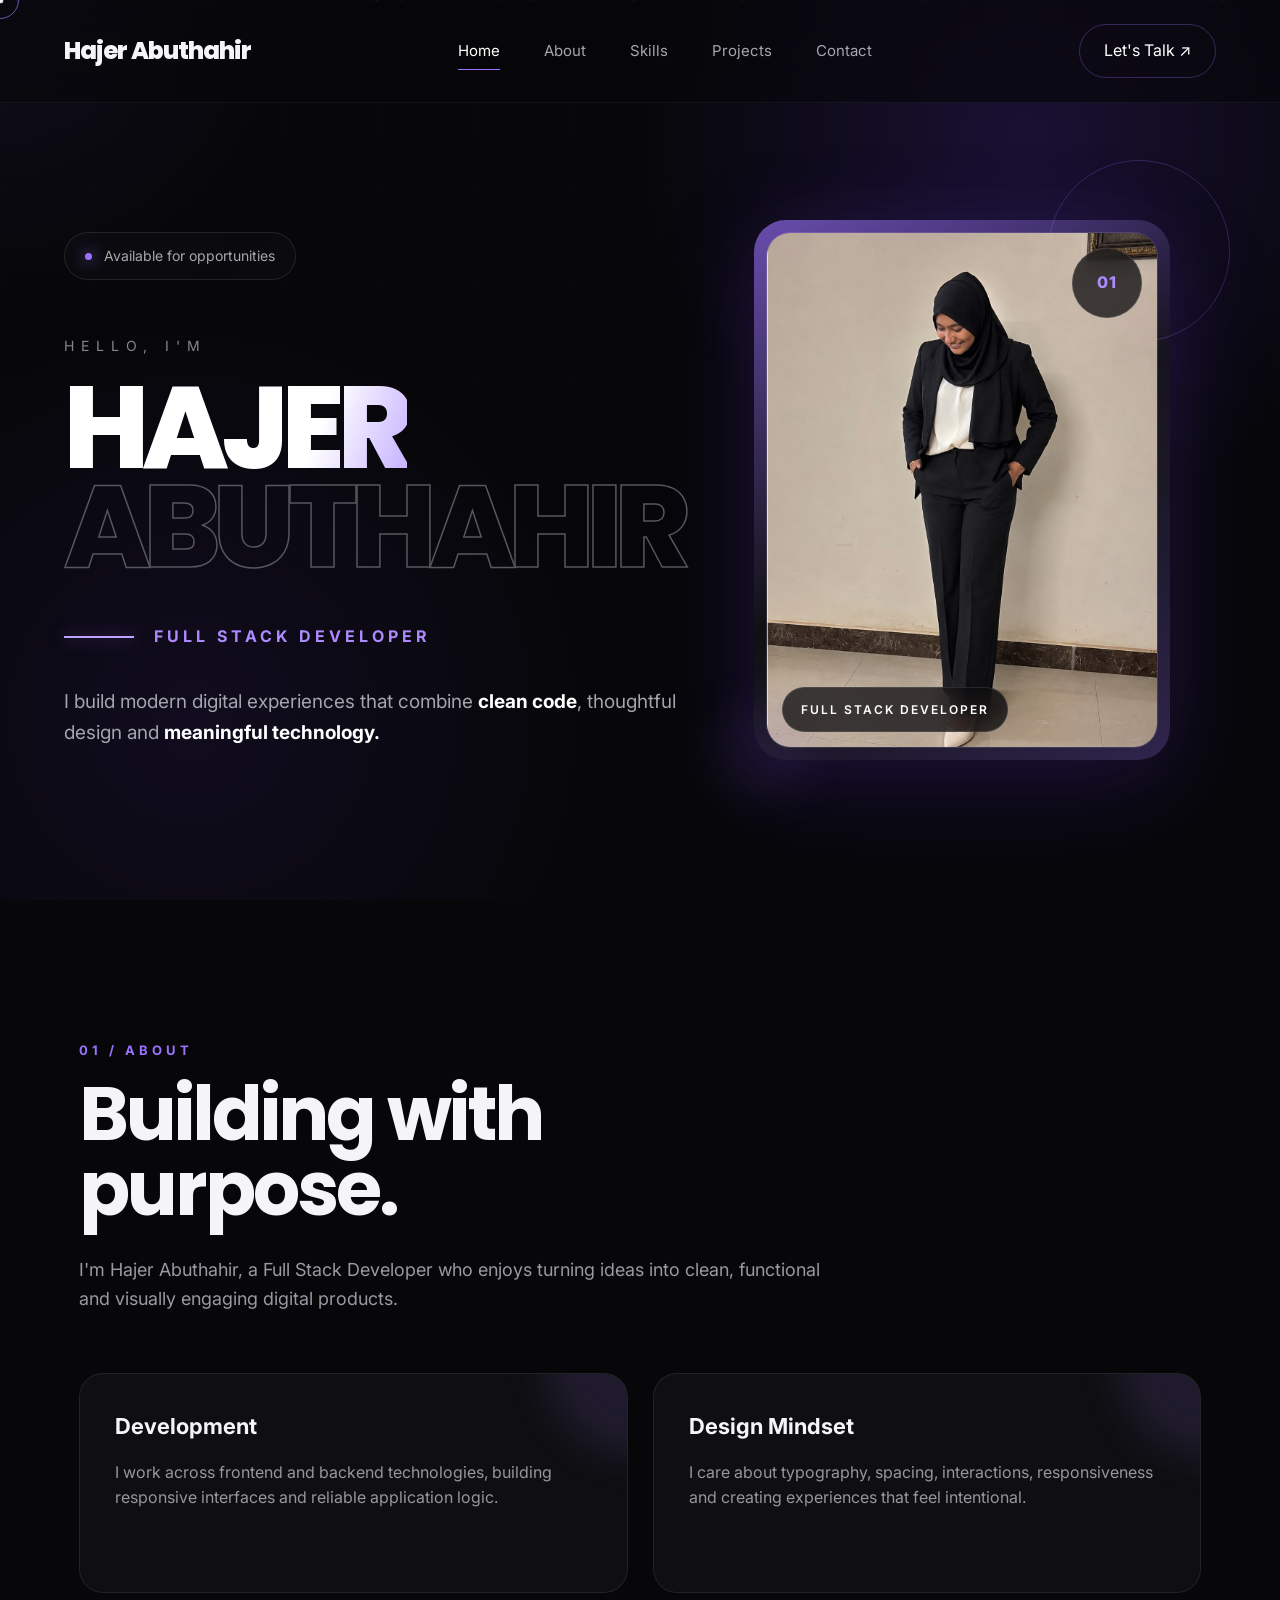
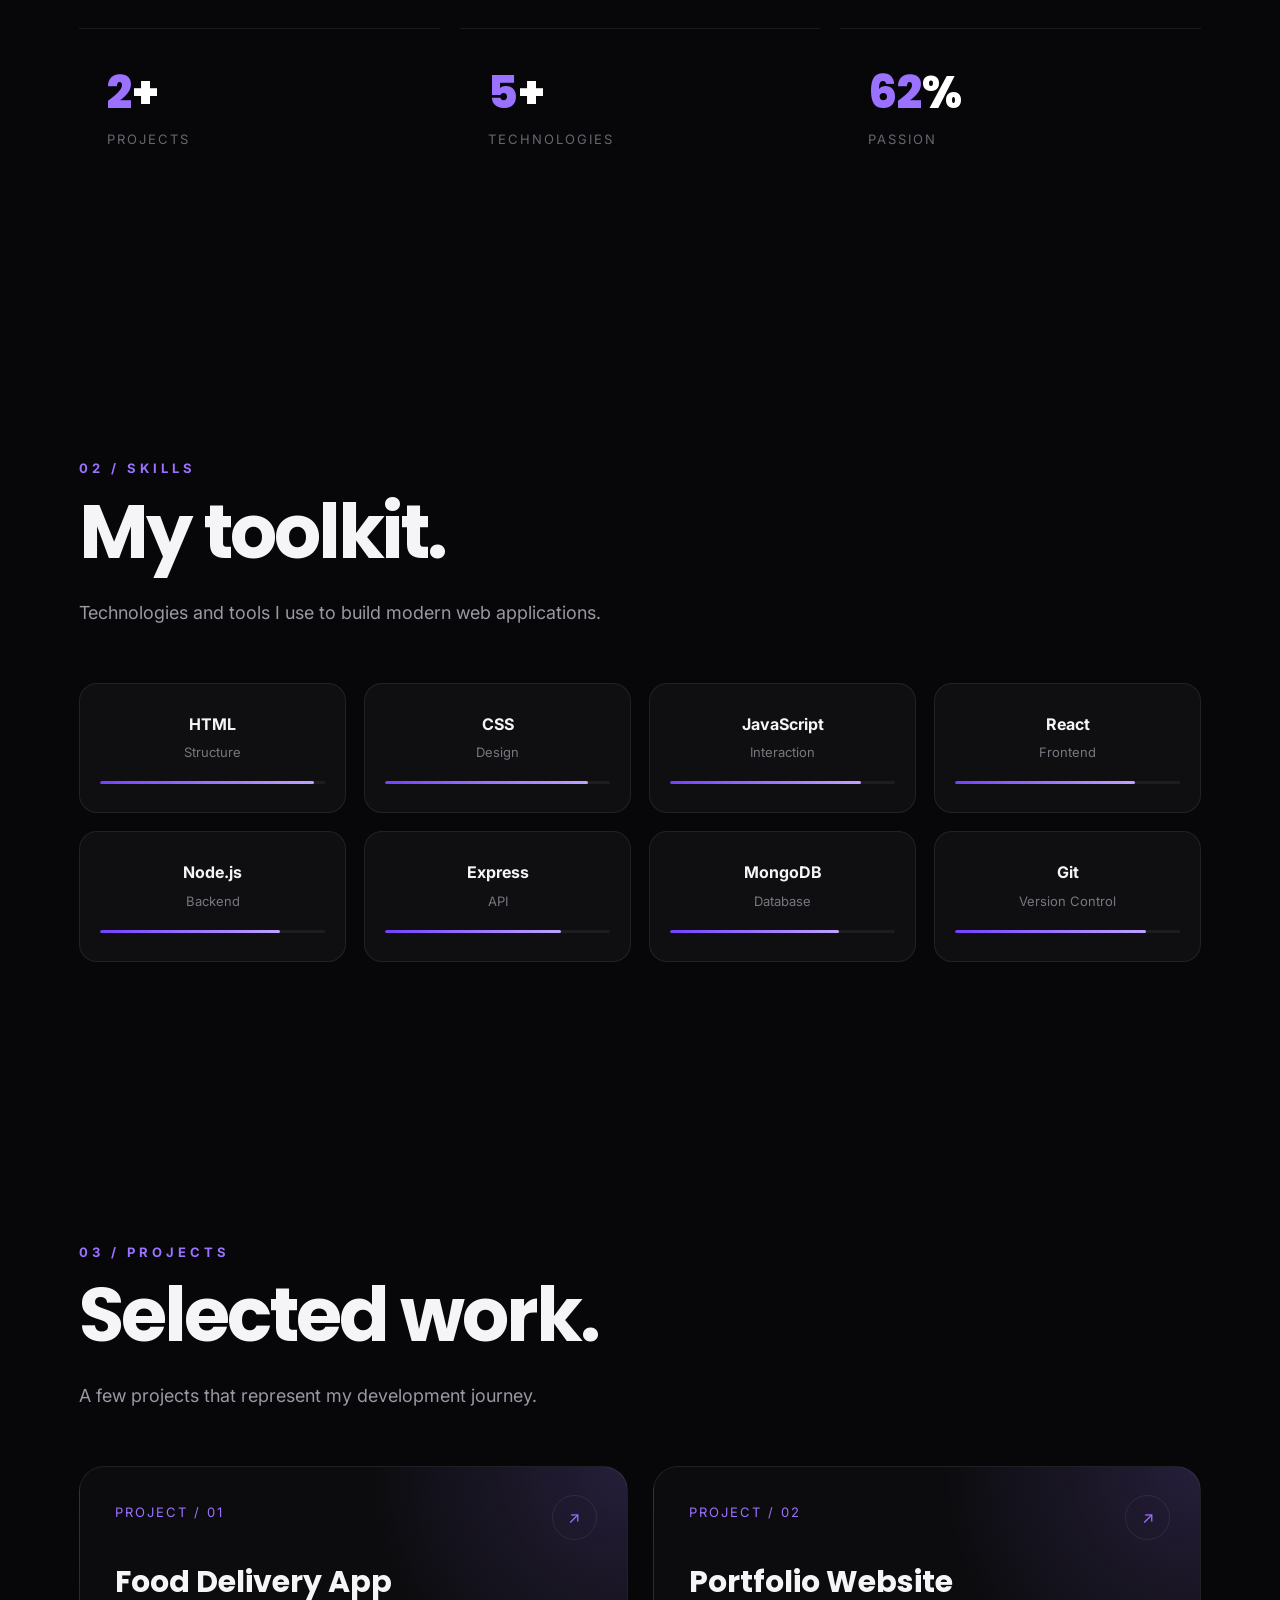
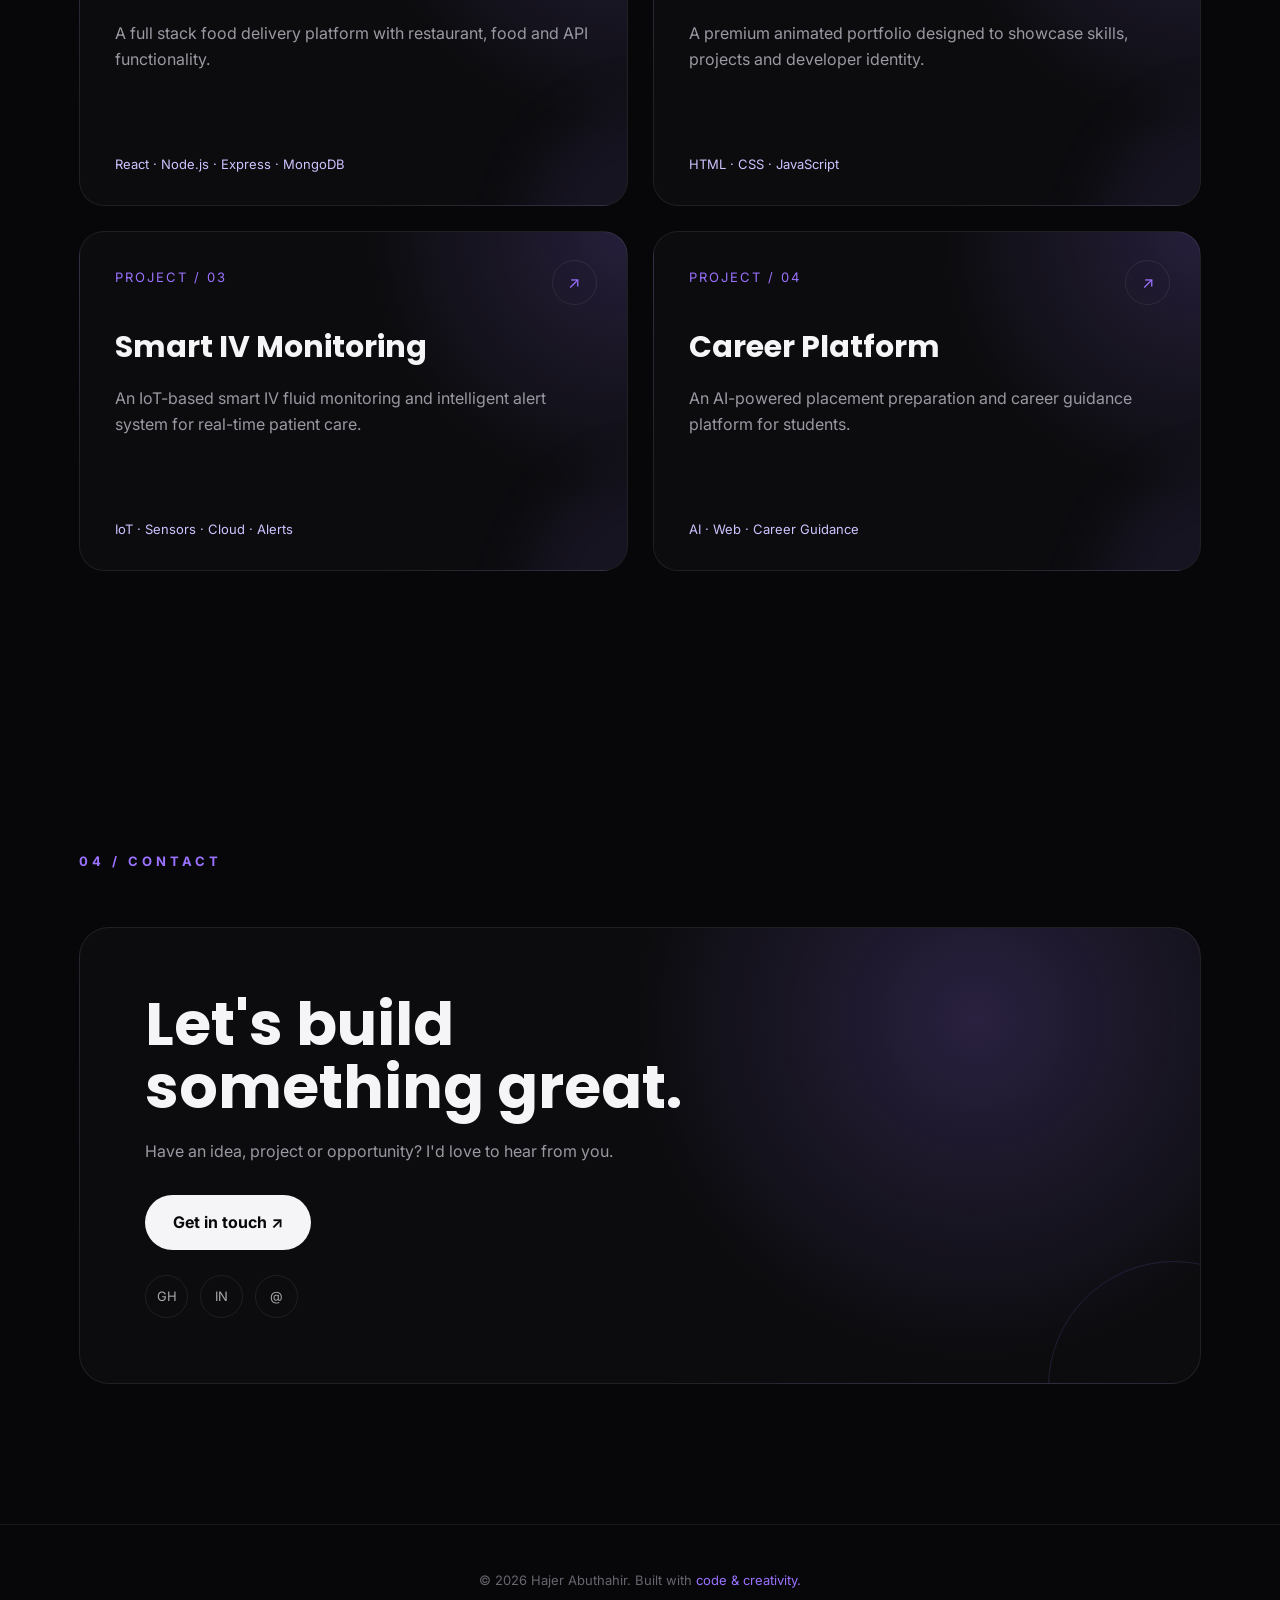
<file: index.html>
<!DOCTYPE html>
<html lang="en">

<head>
    <meta charset="UTF-8">
    <meta name="viewport" content="width=device-width, initial-scale=1.0">

    <title>Hajer Abuthahir | Full Stack Developer</title>

    <meta name="description"
        content="Hajer Abuthahir — Full Stack Developer building modern, scalable and meaningful digital experiences.">

    <meta name="author" content="Hajer Abuthahir">

    <link rel="preconnect" href="https://fonts.googleapis.com">
    <link rel="preconnect" href="https://fonts.gstatic.com" crossorigin>

    <link
        href="https://fonts.googleapis.com/css2?family=Inter:wght@300;400;500;600;700;800&family=Poppins:wght@400;500;600;700;800&display=swap"
        rel="stylesheet">

    <style>
        /* =========================================================
           HAJER ABUTHAHIR — PREMIUM PORTFOLIO
           ========================================================= */

        :root {
            --bg: #07070a;
            --bg-soft: #0d0d12;
            --white: #f5f5f7;
            --muted: #9999a3;
            --muted-dark: #66666f;
            --purple: #9b72ff;
            --purple-light: #bda2ff;
            --border: rgba(255, 255, 255, 0.08);
            --glass: rgba(255, 255, 255, 0.035);
        }

        /* =========================================================
           RESET
           ========================================================= */

        * {
            margin: 0;
            padding: 0;
            box-sizing: border-box;
        }

        html {
            scroll-behavior: smooth;
        }

        body {
            font-family: "Inter", sans-serif;
            background: var(--bg);
            color: var(--white);
            overflow-x: hidden;
            line-height: 1.6;
            cursor: none;
        }

        body.loading {
            overflow: hidden;
        }

        a {
            color: inherit;
            text-decoration: none;
        }

        button,
        input,
        textarea {
            font: inherit;
        }

        ::selection {
            background: var(--purple);
            color: white;
        }

        /* =========================================================
           CUSTOM CURSOR
           ========================================================= */

        .cursor-dot {
            position: fixed;
            width: 7px;
            height: 7px;
            background: white;
            border-radius: 50%;
            pointer-events: none;
            z-index: 99999;
            transform: translate(-50%, -50%);
            mix-blend-mode: difference;
        }

        .cursor-ring {
            position: fixed;
            width: 38px;
            height: 38px;
            border: 1px solid rgba(155, 114, 255, 0.7);
            border-radius: 50%;
            pointer-events: none;
            z-index: 99998;
            transform: translate(-50%, -50%);
            transition:
                width 0.25s ease,
                height 0.25s ease,
                border-color 0.25s ease,
                background 0.25s ease;
        }

        body.cursor-hover .cursor-ring {
            width: 65px;
            height: 65px;
            background: rgba(155, 114, 255, 0.08);
            border-color: var(--purple);
        }

        /* =========================================================
           PAGE LOADER
           ========================================================= */

        .loader {
            position: fixed;
            inset: 0;
            z-index: 100000;
            background: var(--bg);
            display: flex;
            align-items: center;
            justify-content: center;
            transition:
                opacity 0.8s ease,
                visibility 0.8s ease;
        }

        .loader.hidden {
            opacity: 0;
            visibility: hidden;
        }

        .loader-content {
            text-align: center;
        }

        .loader-logo {
            font-family: "Poppins", sans-serif;
            font-size: 42px;
            font-weight: 800;
            letter-spacing: -2px;
            animation: loaderPulse 1.4s ease-in-out infinite;
        }

        .loader-logo span {
            color: var(--purple);
        }

        .loader-line {
            width: 160px;
            height: 2px;
            margin: 22px auto 0;
            background: rgba(255, 255, 255, 0.08);
            overflow: hidden;
        }

        .loader-line::after {
            content: "";
            display: block;
            width: 45%;
            height: 100%;
            background: var(--purple);
            animation: loaderLine 1.2s ease-in-out infinite;
        }

        @keyframes loaderPulse {

            0%,
            100% {
                opacity: 0.45;
                transform: scale(0.96);
            }

            50% {
                opacity: 1;
                transform: scale(1);
            }
        }

        @keyframes loaderLine {
            0% {
                transform: translateX(-120%);
            }

            100% {
                transform: translateX(350%);
            }
        }

        /* =========================================================
           SCROLL PROGRESS
           ========================================================= */

        .scroll-progress {
            position: fixed;
            top: 0;
            left: 0;
            width: 0%;
            height: 3px;
            background: linear-gradient(
                90deg,
                #7440ff,
                #bda2ff,
                #7440ff
            );
            z-index: 10001;
            box-shadow: 0 0 15px rgba(155, 114, 255, 0.8);
        }

        /* =========================================================
           BACKGROUND
           ========================================================= */

        body::before {
            content: "";
            position: fixed;
            inset: 0;
            z-index: -3;

            background:
                radial-gradient(
                    circle at 80% 15%,
                    rgba(116, 64, 255, 0.17),
                    transparent 30%
                ),
                radial-gradient(
                    circle at 15% 80%,
                    rgba(87, 48, 180, 0.12),
                    transparent 30%
                ),
                #07070a;
        }

        body::after {
            content: "";
            position: fixed;
            inset: 0;
            z-index: -2;
            pointer-events: none;
            opacity: 0.42;

            background-image:
                linear-gradient(
                    rgba(255, 255, 255, 0.035) 1px,
                    transparent 1px
                ),
                linear-gradient(
                    90deg,
                    rgba(255, 255, 255, 0.035) 1px,
                    transparent 1px
                );

            background-size: 95px 95px;

            mask-image: linear-gradient(
                to bottom,
                black,
                transparent 90%
            );
        }

        .ambient-glow {
            position: fixed;
            width: 400px;
            height: 400px;
            border-radius: 50%;
            background: rgba(155, 114, 255, 0.06);
            filter: blur(100px);
            pointer-events: none;
            z-index: -1;
            transform: translate(-50%, -50%);
        }

        /* =========================================================
           PARTICLES
           ========================================================= */

        .particles {
            position: fixed;
            inset: 0;
            z-index: -1;
            pointer-events: none;
            overflow: hidden;
        }

        .particle {
            position: absolute;
            width: 2px;
            height: 2px;
            background: rgba(189, 162, 255, 0.55);
            border-radius: 50%;
            animation: floatParticle linear infinite;
        }

        @keyframes floatParticle {
            0% {
                transform: translateY(110vh) scale(0.5);
                opacity: 0;
            }

            15% {
                opacity: 0.8;
            }

            85% {
                opacity: 0.5;
            }

            100% {
                transform: translateY(-10vh) scale(1);
                opacity: 0;
            }
        }

        /* =========================================================
           NAVBAR
           ========================================================= */

        header {
            position: fixed;
            top: 0;
            left: 0;
            width: 100%;
            z-index: 1000;

            padding: 24px 5%;

            background: rgba(7, 7, 10, 0.62);
            backdrop-filter: blur(20px);

            border-bottom: 1px solid rgba(255, 255, 255, 0.05);

            transition:
                padding 0.35s ease,
                background 0.35s ease;
        }

        header.scrolled {
            padding-top: 15px;
            padding-bottom: 15px;
            background: rgba(7, 7, 10, 0.86);
        }

        nav {
            max-width: 1450px;
            margin: auto;

            display: flex;
            align-items: center;
            justify-content: space-between;
        }

        .logo {
            font-family: "Poppins", sans-serif;
            font-size: 24px;
            font-weight: 800;
            letter-spacing: -1px;
            transition: transform 0.3s ease;
        }

        .logo:hover {
            transform: scale(1.05);
        }

        .logo span {
            color: var(--purple);
        }

        .nav-links {
            display: flex;
            align-items: center;
            gap: 44px;
        }

        .nav-links a {
            position: relative;

            color: #a6a6ad;
            font-size: 15px;

            transition: color 0.3s ease;
        }

        .nav-links a::after {
            content: "";

            position: absolute;
            left: 0;
            bottom: -7px;

            width: 0;
            height: 1px;

            background: var(--purple);

            transition: width 0.3s ease;
        }

        .nav-links a:hover,
        .nav-links a.active {
            color: white;
        }

        .nav-links a:hover::after,
        .nav-links a.active::after {
            width: 100%;
        }

        .talk-btn {
            position: relative;

            padding: 13px 24px;

            border: 1px solid rgba(155, 114, 255, 0.3);
            border-radius: 40px;

            color: white !important;

            overflow: hidden;

            transition:
                transform 0.3s ease,
                border-color 0.3s ease;
        }

        .talk-btn::before {
            content: "";

            position: absolute;
            inset: 0;

            background: linear-gradient(
                100deg,
                transparent,
                rgba(155, 114, 255, 0.35),
                transparent
            );

            transform: translateX(-120%);
            transition: transform 0.6s ease;
        }

        .talk-btn:hover::before {
            transform: translateX(120%);
        }

        .talk-btn:hover {
            border-color: var(--purple);
            transform: translateY(-3px);
        }

        /* =========================================================
           MOBILE MENU
           ========================================================= */

        .menu-toggle {
            display: none;

            width: 44px;
            height: 44px;

            border: 1px solid var(--border);
            border-radius: 50%;

            background: var(--glass);
            color: white;

            cursor: pointer;
        }

        .mobile-menu {
            position: fixed;
            inset: 0;
            z-index: 999;

            display: flex;
            align-items: center;
            justify-content: center;

            background: rgba(7, 7, 10, 0.96);
            backdrop-filter: blur(20px);

            opacity: 0;
            visibility: hidden;

            transition: 0.4s ease;
        }

        .mobile-menu.open {
            opacity: 1;
            visibility: visible;
        }

        .mobile-menu-links {
            display: flex;
            flex-direction: column;
            align-items: center;
            gap: 28px;
        }

        .mobile-menu-links a {
            font-family: "Poppins", sans-serif;
            font-size: 36px;
            font-weight: 700;

            opacity: 0;
            transform: translateY(20px);

            transition:
                opacity 0.4s ease,
                transform 0.4s ease;
        }

        .mobile-menu.open .mobile-menu-links a {
            opacity: 1;
            transform: translateY(0);
        }

        /* =========================================================
           HERO
           ========================================================= */

        .hero {
            min-height: 100vh;
            max-width: 1450px;
            margin: auto;

            padding: 170px 5% 90px;

            display: grid;
            grid-template-columns: 1.1fr 0.9fr;

            align-items: center;
            gap: 70px;
        }

        .hero-left > * {
            opacity: 0;
            transform: translateY(35px);
            animation: heroReveal 0.9s ease forwards;
        }

        .hero-left .availability {
            animation-delay: 0.2s;
        }

        .hero-left .hello {
            animation-delay: 0.35s;
        }

        .hero-left .hero-name {
            animation-delay: 0.5s;
        }

        .hero-left .role {
            animation-delay: 0.65s;
        }

        .hero-left .hero-description {
            animation-delay: 0.8s;
        }

        @keyframes heroReveal {
            to {
                opacity: 1;
                transform: translateY(0);
            }
        }

        .availability {
            display: inline-flex;
            align-items: center;
            gap: 12px;

            padding: 12px 20px;

            border: 1px solid rgba(255, 255, 255, 0.1);
            border-radius: 40px;

            color: #a7a7ae;
            font-size: 14px;

            margin-bottom: 55px;

            background: rgba(255, 255, 255, 0.02);
            backdrop-filter: blur(10px);
        }

        .availability::before {
            content: "";

            width: 7px;
            height: 7px;

            background: var(--purple);
            border-radius: 50%;

            box-shadow: 0 0 15px var(--purple);

            animation: statusPulse 1.8s ease-in-out infinite;
        }

        @keyframes statusPulse {

            0%,
            100% {
                box-shadow: 0 0 5px var(--purple);
            }

            50% {
                box-shadow:
                    0 0 25px var(--purple),
                    0 0 45px rgba(155, 114, 255, 0.35);
            }
        }

        .hello {
            color: #85858d;
            letter-spacing: 7px;
            font-size: 14px;
            margin-bottom: 20px;
        }

        .hero-name {
            font-family: "Poppins", sans-serif;

            font-size: clamp(70px, 9vw, 145px);

            line-height: 0.86;

            letter-spacing: -7px;

            font-weight: 800;
        }

        .hero-name .solid {
            color: var(--white);

            background: linear-gradient(
                110deg,
                #ffffff 0%,
                #ffffff 35%,
                #bca4ff 50%,
                #ffffff 65%,
                #ffffff 100%
            );

            background-size: 220% auto;

            -webkit-background-clip: text;
            background-clip: text;
            -webkit-text-fill-color: transparent;

            animation: textShimmer 5s linear infinite;
        }

        @keyframes textShimmer {
            to {
                background-position: 220% center;
            }
        }

        .hero-name .outline {
            color: transparent;
            -webkit-text-stroke: 1.5px #57575f;

            transition:
                color 0.4s ease,
                -webkit-text-stroke 0.4s ease;
        }

        .hero-name:hover .outline {
            color: rgba(155, 114, 255, 0.08);
            -webkit-text-stroke-color: var(--purple);
        }

        .role {
            margin-top: 48px;

            display: flex;
            align-items: center;
            gap: 20px;

            color: #ae8aff;

            font-weight: 700;
            letter-spacing: 4px;
            font-size: 16px;
        }

        .role::before {
            content: "";

            width: 70px;
            height: 2px;

            background: var(--purple-light);

            box-shadow: 0 0 15px rgba(155, 114, 255, 0.6);
        }

        .typing {
            display: inline-block;
            min-width: 260px;
        }

        .hero-description {
            max-width: 680px;

            margin-top: 38px;

            font-size: 19px;

            color: #a5a5ad;
        }

        .hero-description strong {
            color: white;
        }

        /* =========================================================
           HERO PHOTO
           ========================================================= */

        .hero-right {
            display: flex;
            justify-content: center;
            align-items: center;

            opacity: 0;
            transform: translateX(50px);

            animation: photoReveal 1s ease 0.5s forwards;
        }

        @keyframes photoReveal {
            to {
                opacity: 1;
                transform: translateX(0);
            }
        }

        .photo-wrapper {
            position: relative;

            width: min(100%, 440px);

            perspective: 1000px;
        }

        .photo-wrapper::before {
            content: "";

            position: absolute;

            width: 180px;
            height: 180px;

            top: -60px;
            right: -60px;

            border-radius: 50%;

            border: 1px solid rgba(155, 114, 255, 0.25);

            animation: orbit 8s linear infinite;
        }

        .photo-wrapper::after {
            content: "";

            position: absolute;

            width: 100px;
            height: 100px;

            bottom: -40px;
            left: -40px;

            border-radius: 50%;

            background: rgba(155, 114, 255, 0.08);

            filter: blur(20px);

            animation: floatingGlow 4s ease-in-out infinite;
        }

        @keyframes orbit {
            to {
                transform: rotate(360deg);
            }
        }

        @keyframes floatingGlow {

            0%,
            100% {
                transform: translateY(0);
            }

            50% {
                transform: translateY(-20px);
            }
        }

        .photo-card {
            position: relative;

            width: 100%;
            height: 540px;

            padding: 12px;

            border-radius: 32px;

            background:
                linear-gradient(
                    145deg,
                    rgba(155, 114, 255, 0.65),
                    rgba(255, 255, 255, 0.04),
                    rgba(155, 114, 255, 0.28)
                );

            box-shadow:
                0 30px 100px rgba(70, 35, 150, 0.25),
                0 0 80px rgba(155, 114, 255, 0.08);

            overflow: hidden;

            transition:
                transform 0.15s ease,
                box-shadow 0.4s ease;
        }

        .photo-card:hover {
            box-shadow:
                0 40px 120px rgba(70, 35, 150, 0.4),
                0 0 90px rgba(155, 114, 255, 0.16);
        }

        .photo-card::before {
            content: "";

            position: absolute;
            inset: 0;

            background:
                linear-gradient(
                    120deg,
                    transparent 30%,
                    rgba(255, 255, 255, 0.16),
                    transparent 70%
                );

            transform: translateX(-120%);

            transition: transform 0.8s ease;

            pointer-events: none;

            z-index: 2;
        }

        .photo-card:hover::before {
            transform: translateX(120%);
        }

        .profile-photo {
            width: 100%;
            height: 100%;

            object-fit: cover;

            display: block;

            border-radius: 24px;

            border: 1px solid rgba(255, 255, 255, 0.12);

            filter: saturate(0.95);

            transition:
                transform 0.7s ease,
                filter 0.5s ease;
        }

        .photo-card:hover .profile-photo {
            transform: scale(1.04);
            filter: saturate(1.08);
        }

        .photo-label {
            position: absolute;

            left: 28px;
            bottom: 28px;

            padding: 12px 18px;

            border-radius: 30px;

            background: rgba(7, 7, 10, 0.72);
            backdrop-filter: blur(15px);

            border: 1px solid rgba(255, 255, 255, 0.1);

            color: white;

            font-size: 12px;
            letter-spacing: 2px;
            font-weight: 600;

            z-index: 3;
        }

        .photo-number {
            position: absolute;

            right: 28px;
            top: 28px;

            width: 70px;
            height: 70px;

            display: flex;
            align-items: center;
            justify-content: center;

            border-radius: 50%;

            background: rgba(7, 7, 10, 0.72);
            backdrop-filter: blur(15px);

            border: 1px solid rgba(255, 255, 255, 0.1);

            color: #ae8aff;

            font-weight: 800;
            letter-spacing: 1px;

            z-index: 3;
        }

        /* =========================================================
           SCROLL REVEAL
           ========================================================= */

        .reveal {
            opacity: 0;
            transform: translateY(55px);

            transition:
                opacity 0.8s ease,
                transform 0.8s cubic-bezier(0.2, 0.7, 0.2, 1);
        }

        .reveal.visible {
            opacity: 1;
            transform: translateY(0);
        }

        .reveal-left {
            opacity: 0;
            transform: translateX(-50px);

            transition:
                opacity 0.8s ease,
                transform 0.8s ease;
        }

        .reveal-left.visible {
            opacity: 1;
            transform: translateX(0);
        }

        /* =========================================================
           SECTIONS
           ========================================================= */

        section {
            max-width: 1250px;
            margin: auto;
            padding: 140px 5%;
        }

        .section-label {
            color: var(--purple);

            font-size: 13px;
            font-weight: 700;

            letter-spacing: 4px;

            margin-bottom: 15px;
        }

        .section-title {
            font-family: "Poppins", sans-serif;

            font-size: clamp(40px, 6vw, 75px);

            line-height: 1;

            margin-bottom: 30px;

            letter-spacing: -3px;
        }

        .section-text {
            max-width: 750px;

            color: var(--muted);

            font-size: 18px;
        }

        /* =========================================================
           ABOUT
           ========================================================= */

        .about-grid {
            margin-top: 60px;

            display: grid;
            grid-template-columns: 1fr 1fr;

            gap: 25px;
        }

        .about-card {
            position: relative;

            padding: 35px;
            min-height: 220px;

            border: 1px solid var(--border);
            border-radius: 24px;

            background: var(--glass);

            overflow: hidden;

            transition:
                transform 0.4s ease,
                border-color 0.4s ease,
                background 0.4s ease;
        }

        .about-card::before {
            content: "";

            position: absolute;

            width: 180px;
            height: 180px;

            top: -100px;
            right: -100px;

            background: rgba(155, 114, 255, 0.12);

            border-radius: 50%;

            filter: blur(20px);

            transition: transform 0.5s ease;
        }

        .about-card:hover {
            transform: translateY(-10px);

            border-color: rgba(155, 114, 255, 0.4);

            background: rgba(155, 114, 255, 0.045);
        }

        .about-card:hover::before {
            transform: scale(1.8);
        }

        .about-card h3 {
            position: relative;

            font-size: 22px;

            margin-bottom: 15px;
        }

        .about-card p {
            position: relative;

            color: #96969e;
        }

        /* =========================================================
           STATS
           ========================================================= */

        .stats {
            display: grid;

            grid-template-columns: repeat(3, 1fr);

            gap: 20px;

            margin-top: 35px;
        }

        .stat {
            padding: 28px;

            border-top: 1px solid var(--border);

            transition: transform 0.3s ease;
        }

        .stat:hover {
            transform: translateY(-5px);
        }

        .stat-number {
            font-family: "Poppins", sans-serif;

            font-size: 45px;
            font-weight: 800;

            color: white;
        }

        .stat-number span {
            color: var(--purple);
        }

        .stat p {
            color: var(--muted-dark);

            font-size: 13px;

            letter-spacing: 2px;
        }

        /* =========================================================
           SKILLS
           ========================================================= */

        .skills-grid {
            margin-top: 55px;

            display: grid;
            grid-template-columns: repeat(4, 1fr);

            gap: 18px;
        }

        .skill {
            position: relative;

            padding: 28px 20px;

            text-align: center;

            border: 1px solid var(--border);
            border-radius: 18px;

            background: var(--glass);

            transition:
                transform 0.35s ease,
                border-color 0.35s ease,
                background 0.35s ease;

            overflow: hidden;
        }

        .skill::before {
            content: "";

            position: absolute;

            left: -100%;
            bottom: 0;

            width: 100%;
            height: 2px;

            background: linear-gradient(
                90deg,
                transparent,
                var(--purple),
                transparent
            );

            transition: left 0.5s ease;
        }

        .skill:hover {
            background: rgba(155, 114, 255, 0.08);

            border-color: var(--purple);

            transform: translateY(-8px) scale(1.02);
        }

        .skill:hover::before {
            left: 100%;
        }

        .skill h3 {
            font-size: 16px;
        }

        .skill p {
            color: #777780;

            font-size: 13px;

            margin-top: 5px;
        }

        .skill-level {
            width: 100%;
            height: 3px;

            margin-top: 18px;

            border-radius: 10px;

            background: rgba(255, 255, 255, 0.06);

            overflow: hidden;
        }

        .skill-level span {
            display: block;

            height: 100%;

            width: 0;

            background: linear-gradient(
                90deg,
                #7440ff,
                #bda2ff
            );

            border-radius: inherit;

            transition: width 1.4s cubic-bezier(0.2, 0.8, 0.2, 1);
        }

        .skills-grid.visible .skill:nth-child(1) .skill-level span {
            width: 95%;
        }

        .skills-grid.visible .skill:nth-child(2) .skill-level span {
            width: 90%;
        }

        .skills-grid.visible .skill:nth-child(3) .skill-level span {
            width: 85%;
        }

        .skills-grid.visible .skill:nth-child(4) .skill-level span {
            width: 80%;
        }

        .skills-grid.visible .skill:nth-child(5) .skill-level span {
            width: 80%;
        }

        .skills-grid.visible .skill:nth-child(6) .skill-level span {
            width: 78%;
        }

        .skills-grid.visible .skill:nth-child(7) .skill-level span {
            width: 75%;
        }

        .skills-grid.visible .skill:nth-child(8) .skill-level span {
            width: 85%;
        }

        /* =========================================================
           PROJECTS
           ========================================================= */

        .projects {
            display: grid;

            grid-template-columns: repeat(2, 1fr);

            gap: 25px;

            margin-top: 55px;
        }

        .project {
            position: relative;

            min-height: 340px;

            padding: 35px;

            border-radius: 25px;

            overflow: hidden;

            border: 1px solid var(--border);

            background:
                radial-gradient(
                    circle at top right,
                    rgba(155, 114, 255, 0.18),
                    transparent 40%
                ),
                rgba(255, 255, 255, 0.025);

            transition:
                transform 0.15s ease,
                border-color 0.35s ease,
                box-shadow 0.35s ease;
        }

        .project::after {
            content: "";

            position: absolute;

            width: 250px;
            height: 250px;

            right: -150px;
            bottom: -150px;

            border-radius: 50%;

            background: rgba(155, 114, 255, 0.08);

            filter: blur(30px);

            transition: transform 0.5s ease;
        }

        .project:hover {
            border-color: rgba(155, 114, 255, 0.45);

            box-shadow:
                0 30px 80px rgba(50, 25, 120, 0.18);
        }

        .project:hover::after {
            transform: scale(1.5);
        }

        .project-number {
            position: relative;
            z-index: 2;

            color: var(--purple);

            font-size: 13px;

            letter-spacing: 2px;
        }

        .project h3 {
            position: relative;
            z-index: 2;

            font-family: "Poppins", sans-serif;

            font-size: 30px;

            margin: 35px 0 15px;
        }

        .project p {
            position: relative;
            z-index: 2;

            color: #9999a2;

            max-width: 500px;
        }

        .project-tech {
            position: absolute;

            bottom: 30px;
            left: 35px;

            color: #d0c3ff;

            font-size: 13px;

            z-index: 2;
        }

        .project-arrow {
            position: absolute;

            right: 30px;
            top: 28px;

            width: 45px;
            height: 45px;

            border-radius: 50%;

            display: flex;
            align-items: center;
            justify-content: center;

            border: 1px solid var(--border);

            color: var(--purple);

            transition:
                transform 0.35s ease,
                background 0.35s ease;
        }

        .project:hover .project-arrow {
            transform: rotate(45deg);

            background: var(--purple);

            color: white;
        }

        /* =========================================================
           CONTACT
           ========================================================= */

        .contact-box {
            position: relative;

            margin-top: 55px;

            padding: 65px;

            border-radius: 30px;

            border: 1px solid var(--border);

            background:
                radial-gradient(
                    circle at 80% 20%,
                    rgba(155, 114, 255, 0.2),
                    transparent 35%
                ),
                rgba(255, 255, 255, 0.025);

            overflow: hidden;
        }

        .contact-box::before {
            content: "";

            position: absolute;

            width: 250px;
            height: 250px;

            right: -100px;
            bottom: -130px;

            border-radius: 50%;

            border: 1px solid rgba(155, 114, 255, 0.15);

            animation: orbit 12s linear infinite;
        }

        .contact-box h3 {
            position: relative;

            font-family: "Poppins", sans-serif;

            font-size: clamp(35px, 5vw, 60px);

            line-height: 1.05;

            margin-bottom: 20px;
        }

        .contact-box p {
            position: relative;

            color: #9999a2;

            max-width: 600px;
        }

        .contact-button {
            position: relative;

            display: inline-flex;
            align-items: center;
            gap: 10px;

            margin-top: 30px;

            padding: 15px 28px;

            border-radius: 40px;

            background: var(--white);
            color: #08080a;

            font-weight: 700;

            transition:
                transform 0.3s ease,
                background 0.3s ease,
                color 0.3s ease;
        }

        .contact-button:hover {
            background: var(--purple);

            color: white;

            transform: translateY(-5px) scale(1.03);

            box-shadow:
                0 15px 40px rgba(155, 114, 255, 0.3);
        }

        /* =========================================================
           SOCIAL LINKS
           ========================================================= */

        .social-links {
            position: relative;

            display: flex;

            gap: 12px;

            margin-top: 25px;
        }

        .social-link {
            width: 43px;
            height: 43px;

            display: flex;
            align-items: center;
            justify-content: center;

            border: 1px solid var(--border);

            border-radius: 50%;

            color: #aaa;

            font-size: 13px;

            transition:
                transform 0.3s ease,
                background 0.3s ease,
                color 0.3s ease,
                border-color 0.3s ease;
        }

        .social-link:hover {
            transform: translateY(-5px);

            background: var(--purple);

            color: white;

            border-color: var(--purple);
        }

        /* =========================================================
           FOOTER
           ========================================================= */

        footer {
            padding: 45px 5%;

            border-top: 1px solid rgba(255, 255, 255, 0.07);

            text-align: center;

            color: #66666e;

            font-size: 13px;
        }

        footer span {
            color: var(--purple);
        }

        /* =========================================================
           BACK TO TOP
           ========================================================= */

        .back-top {
            position: fixed;

            right: 25px;
            bottom: 25px;

            width: 48px;
            height: 48px;

            display: flex;
            align-items: center;
            justify-content: center;

            border-radius: 50%;

            border: 1px solid rgba(155, 114, 255, 0.35);

            background: rgba(7, 7, 10, 0.75);

            backdrop-filter: blur(15px);

            color: white;

            opacity: 0;
            visibility: hidden;

            transform: translateY(20px);

            transition: 0.35s ease;

            z-index: 900;
        }

        .back-top.show {
            opacity: 1;
            visibility: visible;
            transform: translateY(0);
        }

        .back-top:hover {
            background: var(--purple);

            transform: translateY(-5px);
        }

        /* =========================================================
           RESPONSIVE
           ========================================================= */

        @media (max-width: 1000px) {

            .nav-links {
                gap: 22px;
            }

            .hero {
                grid-template-columns: 1fr;

                padding-top: 150px;
            }

            .hero-right {
                margin-top: 20px;
            }

            .skills-grid {
                grid-template-columns: repeat(2, 1fr);
            }
        }

        @media (max-width: 700px) {

            body {
                cursor: auto;
            }

            .cursor-dot,
            .cursor-ring {
                display: none;
            }

            header {
                padding: 18px 5%;
            }

            .logo {
                font-size: 20px;
                letter-spacing: -0.5px;
            }

            .nav-links,
            header .talk-btn {
                display: none;
            }

            .menu-toggle {
                display: flex;
                align-items: center;
                justify-content: center;
            }

            .loader-logo {
                font-size: 30px;
            }

            .hero {
                padding: 130px 6% 70px;
            }

            .availability {
                margin-bottom: 45px;
            }

            .hero-name {
                font-size: 65px;
                letter-spacing: -4px;
            }

            .hero-name .outline {
                -webkit-text-stroke: 1px #57575f;
            }

            .role {
                font-size: 13px;
                letter-spacing: 2px;
            }

            .role::before {
                width: 40px;
            }

            .typing {
                min-width: 190px;
            }

            .hero-description {
                font-size: 16px;
            }

            .photo-card {
                height: 430px;
                border-radius: 25px;
            }

            .profile-photo {
                border-radius: 18px;
            }

            .photo-number {
                right: 20px;
                top: 20px;

                width: 58px;
                height: 58px;
            }

            .photo-label {
                left: 20px;
                bottom: 20px;

                font-size: 10px;
            }

            section {
                padding: 90px 6%;
            }

            .section-title {
                letter-spacing: -2px;
            }

            .about-grid,
            .projects {
                grid-template-columns: 1fr;
            }

            .skills-grid {
                grid-template-columns: repeat(2, 1fr);
            }

            .stats {
                grid-template-columns: 1fr;
            }

            .contact-box {
                padding: 35px 25px;
            }

            .project {
                min-height: 330px;
            }
        }

        @media (prefers-reduced-motion: reduce) {

            *,
            *::before,
            *::after {
                animation-duration: 0.01ms !important;
                animation-iteration-count: 1 !important;
                scroll-behavior: auto !important;
                transition-duration: 0.01ms !important;
            }
        }
    </style>
</head>

<body class="loading">

    <!-- =========================================================
         LOADER
         ========================================================= -->

    <div class="loader" id="loader">

        <div class="loader-content">

            <!-- CHANGED H. TO HAJER ABUTHAHIR -->
            <div class="loader-logo">
                Hajer Abuthahir
            </div>

            <div class="loader-line"></div>

        </div>

    </div>

    <!-- SCROLL PROGRESS -->

    <div class="scroll-progress" id="scrollProgress"></div>

    <!-- CURSOR -->

    <div class="cursor-dot" id="cursorDot"></div>
    <div class="cursor-ring" id="cursorRing"></div>

    <!-- AMBIENT GLOW -->

    <div class="ambient-glow" id="ambientGlow"></div>

    <!-- PARTICLES -->

    <div class="particles" id="particles"></div>


    <!-- =========================================================
         NAVBAR
         ========================================================= -->

    <header id="header">

        <nav>

            <!-- CHANGED H. TO HAJER ABUTHAHIR -->
            <a href="#home" class="logo">
                Hajer Abuthahir
            </a>

            <div class="nav-links">

                <a href="#home" class="active">Home</a>

                <a href="#about">About</a>

                <a href="#skills">Skills</a>

                <a href="#projects">Projects</a>

                <a href="#contact">Contact</a>

            </div>

            <a href="#contact" class="talk-btn magnetic">
                Let's Talk ↗
            </a>

            <button class="menu-toggle" id="menuToggle">
                ☰
            </button>

        </nav>

    </header>


    <!-- =========================================================
         MOBILE MENU
         ========================================================= -->

    <div class="mobile-menu" id="mobileMenu">

        <div class="mobile-menu-links">

            <a href="#home">Home</a>

            <a href="#about">About</a>

            <a href="#skills">Skills</a>

            <a href="#projects">Projects</a>

            <a href="#contact">Contact</a>

        </div>

    </div>


    <!-- =========================================================
         MAIN
         ========================================================= -->

    <main id="home">

        <!-- =====================================================
             HERO
             ===================================================== -->

        <div class="hero">

            <div class="hero-left">

                <div class="availability">
                    Available for opportunities
                </div>

                <div class="hello">
                    HELLO, I'M
                </div>

                <h1 class="hero-name">

                    <span class="solid">
                        HAJER
                    </span>

                    <br>

                    <span class="outline">
                        ABUTHAHIR
                    </span>

                </h1>

                <div class="role">

                    <span class="typing" id="typingText">
                        FULL STACK DEVELOPER
                    </span>

                </div>

                <p class="hero-description">

                    I build modern digital experiences that combine
                    <strong>clean code</strong>, thoughtful design and
                    <strong>meaningful technology.</strong>

                </p>

            </div>


            <!-- =================================================
                 PHOTO
                 ================================================= -->

            <div class="hero-right">

                <div class="photo-wrapper">

                    <div class="photo-card" id="photoCard">

                        <img
                            src="photos.jpg"
                            alt="Hajer Abuthahir"
                            class="profile-photo"
                        >

                        <div class="photo-number">
                            01
                        </div>

                        <div class="photo-label">
                            FULL STACK DEVELOPER
                        </div>

                    </div>

                </div>

            </div>

        </div>


        <!-- =====================================================
             ABOUT
             ===================================================== -->

        <section id="about">

            <div class="section-label reveal">
                01 / ABOUT
            </div>

            <h2 class="section-title reveal">
                Building with<br>
                purpose.
            </h2>

            <p class="section-text reveal">

                I'm Hajer Abuthahir, a Full Stack Developer who enjoys
                turning ideas into clean, functional and visually engaging
                digital products.

            </p>

            <div class="about-grid">

                <div class="about-card reveal-left">

                    <h3>
                        Development
                    </h3>

                    <p>

                        I work across frontend and backend technologies,
                        building responsive interfaces and reliable
                        application logic.

                    </p>

                </div>

                <div class="about-card reveal">

                    <h3>
                        Design Mindset
                    </h3>

                    <p>

                        I care about typography, spacing, interactions,
                        responsiveness and creating experiences that feel
                        intentional.

                    </p>

                </div>

            </div>


            <!-- STATS -->

            <div class="stats reveal">

                <div class="stat">

                    <div class="stat-number">
                        <span data-count="4">0</span>+
                    </div>

                    <p>
                        PROJECTS
                    </p>

                </div>

                <div class="stat">

                    <div class="stat-number">
                        <span data-count="8">0</span>+
                    </div>

                    <p>
                        TECHNOLOGIES
                    </p>

                </div>

                <div class="stat">

                    <div class="stat-number">
                        <span data-count="100">0</span>%
                    </div>

                    <p>
                        PASSION
                    </p>

                </div>

            </div>

        </section>


        <!-- =====================================================
             SKILLS
             ===================================================== -->

        <section id="skills">

            <div class="section-label reveal">
                02 / SKILLS
            </div>

            <h2 class="section-title reveal">
                My toolkit.
            </h2>

            <p class="section-text reveal">

                Technologies and tools I use to build modern web
                applications.

            </p>

            <div class="skills-grid reveal">

                <div class="skill">
                    <h3>HTML</h3>
                    <p>Structure</p>

                    <div class="skill-level">
                        <span></span>
                    </div>
                </div>

                <div class="skill">
                    <h3>CSS</h3>
                    <p>Design</p>

                    <div class="skill-level">
                        <span></span>
                    </div>
                </div>

                <div class="skill">
                    <h3>JavaScript</h3>
                    <p>Interaction</p>

                    <div class="skill-level">
                        <span></span>
                    </div>
                </div>

                <div class="skill">
                    <h3>React</h3>
                    <p>Frontend</p>

                    <div class="skill-level">
                        <span></span>
                    </div>
                </div>

                <div class="skill">
                    <h3>Node.js</h3>
                    <p>Backend</p>

                    <div class="skill-level">
                        <span></span>
                    </div>
                </div>

                <div class="skill">
                    <h3>Express</h3>
                    <p>API</p>

                    <div class="skill-level">
                        <span></span>
                    </div>
                </div>

                <div class="skill">
                    <h3>MongoDB</h3>
                    <p>Database</p>

                    <div class="skill-level">
                        <span></span>
                    </div>
                </div>

                <div class="skill">
                    <h3>Git</h3>
                    <p>Version Control</p>

                    <div class="skill-level">
                        <span></span>
                    </div>
                </div>

            </div>

        </section>


        <!-- =====================================================
             PROJECTS
             ===================================================== -->

        <section id="projects">

            <div class="section-label reveal">
                03 / PROJECTS
            </div>

            <h2 class="section-title reveal">
                Selected work.
            </h2>

            <p class="section-text reveal">

                A few projects that represent my development journey.

            </p>

            <div class="projects">

                <div class="project tilt reveal">

                    <div class="project-number">
                        PROJECT / 01
                    </div>

                    <div class="project-arrow">
                        ↗
                    </div>

                    <h3>
                        Food Delivery App
                    </h3>

                    <p>

                        A full stack food delivery platform with restaurant,
                        food and API functionality.

                    </p>

                    <div class="project-tech">
                        React · Node.js · Express · MongoDB
                    </div>

                </div>


                <div class="project tilt reveal">

                    <div class="project-number">
                        PROJECT / 02
                    </div>

                    <div class="project-arrow">
                        ↗
                    </div>

                    <h3>
                        Portfolio Website
                    </h3>

                    <p>

                        A premium animated portfolio designed to showcase
                        skills, projects and developer identity.

                    </p>

                    <div class="project-tech">
                        HTML · CSS · JavaScript
                    </div>

                </div>


                <div class="project tilt reveal">

                    <div class="project-number">
                        PROJECT / 03
                    </div>

                    <div class="project-arrow">
                        ↗
                    </div>

                    <h3>
                        Smart IV Monitoring
                    </h3>

                    <p>

                        An IoT-based smart IV fluid monitoring and intelligent
                        alert system for real-time patient care.

                    </p>

                    <div class="project-tech">
                        IoT · Sensors · Cloud · Alerts
                    </div>

                </div>


                <div class="project tilt reveal">

                    <div class="project-number">
                        PROJECT / 04
                    </div>

                    <div class="project-arrow">
                        ↗
                    </div>

                    <h3>
                        Career Platform
                    </h3>

                    <p>

                        An AI-powered placement preparation and career
                        guidance platform for students.

                    </p>

                    <div class="project-tech">
                        AI · Web · Career Guidance
                    </div>

                </div>

            </div>

        </section>


        <!-- =====================================================
             CONTACT
             ===================================================== -->

        <section id="contact">

            <div class="section-label reveal">
                04 / CONTACT
            </div>

            <div class="contact-box reveal">

                <h3>
                    Let's build<br>
                    something great.
                </h3>

                <p>

                    Have an idea, project or opportunity?
                    I'd love to hear from you.

                </p>

                <a
                    href="mailto:hajerabuthahir@gmail.com"
                    class="contact-button magnetic">

                    Get in touch ↗

                </a>

                <div class="social-links">

                    <!-- GitHub -->
                    <a
                        href="https://github.com/"
                        target="_blank"
                        rel="noopener noreferrer"
                        class="social-link">
                        GH
                    </a>

                    <!-- LinkedIn -->
                    <a
                        href="https://www.linkedin.com/in/hajer-syed-0a2967424?utm_source=share_via&utm_content=profile&utm_medium=member_ios"
                        target="_blank"
                        rel="noopener noreferrer"
                        class="social-link">
                        IN
                    </a>

                    <!-- Email -->
                    <a
                        href="mailto:hajerabuthahir@gmail.com"
                        class="social-link">
                        @
                    </a>

                </div>

            </div>

        </section>

    </main>


    <!-- =========================================================
         FOOTER
         ========================================================= -->

    <footer>

        © 2026 Hajer Abuthahir.
        Built with <span>code & creativity.</span>

    </footer>


    <!-- BACK TO TOP -->

    <a href="#home" class="back-top" id="backTop">
        ↑
    </a>


    <!-- =========================================================
         JAVASCRIPT
         ========================================================= -->

    <script>

        /* =====================================================
           PAGE LOADER
           ===================================================== */

        window.addEventListener("load", () => {

            setTimeout(() => {

                document
                    .getElementById("loader")
                    .classList.add("hidden");

                document.body.classList.remove("loading");

            }, 900);

        });


        /* =====================================================
           CUSTOM CURSOR
           ===================================================== */

        const cursorDot =
            document.getElementById("cursorDot");

        const cursorRing =
            document.getElementById("cursorRing");

        const ambientGlow =
            document.getElementById("ambientGlow");

        if (window.innerWidth > 700) {

            document.addEventListener("mousemove", (e) => {

                cursorDot.style.left = e.clientX + "px";
                cursorDot.style.top = e.clientY + "px";

                cursorRing.style.left = e.clientX + "px";
                cursorRing.style.top = e.clientY + "px";

                ambientGlow.style.left = e.clientX + "px";
                ambientGlow.style.top = e.clientY + "px";

            });

            const interactive =
                document.querySelectorAll(
                    "a, button, .skill, .project, .about-card"
                );

            interactive.forEach(element => {

                element.addEventListener("mouseenter", () => {
                    document.body.classList.add("cursor-hover");
                });

                element.addEventListener("mouseleave", () => {
                    document.body.classList.remove("cursor-hover");
                });

            });

        }


        /* =====================================================
           PARTICLES
           ===================================================== */

        const particles =
            document.getElementById("particles");

        for (let i = 0; i < 35; i++) {

            const particle =
                document.createElement("span");

            particle.className = "particle";

            particle.style.left =
                Math.random() * 100 + "%";

            particle.style.animationDuration =
                8 + Math.random() * 15 + "s";

            particle.style.animationDelay =
                Math.random() * 10 + "s";

            particle.style.opacity =
                Math.random() * 0.7;

            particles.appendChild(particle);

        }


        /* =====================================================
           HEADER + SCROLL PROGRESS
           ===================================================== */

        const header =
            document.getElementById("header");

        const progress =
            document.getElementById("scrollProgress");

        const backTop =
            document.getElementById("backTop");

        window.addEventListener("scroll", () => {

            const scrollTop =
                window.scrollY;

            const documentHeight =
                document.documentElement.scrollHeight -
                window.innerHeight;

            const percentage =
                (scrollTop / documentHeight) * 100;

            progress.style.width =
                percentage + "%";

            if (scrollTop > 80) {

                header.classList.add("scrolled");
                backTop.classList.add("show");

            } else {

                header.classList.remove("scrolled");
                backTop.classList.remove("show");

            }

        });


        /* =====================================================
           SCROLL REVEAL
           ===================================================== */

        const revealElements =
            document.querySelectorAll(".reveal, .reveal-left");

        const revealObserver =
            new IntersectionObserver(
                (entries) => {

                    entries.forEach(entry => {

                        if (entry.isIntersecting) {

                            entry.target.classList.add("visible");

                            revealObserver.unobserve(
                                entry.target
                            );

                        }

                    });

                },
                {
                    threshold: 0.12
                }
            );

        revealElements.forEach(element => {
            revealObserver.observe(element);
        });


        /* =====================================================
           COUNTER ANIMATION
           ===================================================== */

        const counters =
            document.querySelectorAll("[data-count]");

        const counterObserver =
            new IntersectionObserver(
                (entries, observer) => {

                    entries.forEach(entry => {

                        if (!entry.isIntersecting) {
                            return;
                        }

                        const counter =
                            entry.target;

                        const target =
                            Number(counter.dataset.count);

                        let current = 0;

                        const duration = 1200;

                        const increment =
                            target / (duration / 16);

                        const updateCounter = () => {

                            current += increment;

                            if (current < target) {

                                counter.textContent =
                                    Math.floor(current);

                                requestAnimationFrame(
                                    updateCounter
                                );

                            } else {

                                counter.textContent =
                                    target;

                            }

                        };

                        updateCounter();

                        observer.unobserve(counter);

                    });

                },
                {
                    threshold: 0.8
                }
            );

        counters.forEach(counter => {
            counterObserver.observe(counter);
        });


        /* =====================================================
           TYPING EFFECT
           ===================================================== */

        const typingText =
            document.getElementById("typingText");

        const roles = [
            "FULL STACK DEVELOPER",
            "WEB DEVELOPER",
            "CREATIVE BUILDER",
            "PROBLEM SOLVER"
        ];

        let roleIndex = 0;
        let characterIndex = 0;
        let deleting = false;

        function typeRole() {

            const currentRole =
                roles[roleIndex];

            if (!deleting) {

                typingText.textContent =
                    currentRole.substring(
                        0,
                        characterIndex + 1
                    );

                characterIndex++;

                if (characterIndex === currentRole.length) {

                    deleting = true;

                    setTimeout(typeRole, 1800);

                    return;

                }

            } else {

                typingText.textContent =
                    currentRole.substring(
                        0,
                        characterIndex - 1
                    );

                characterIndex--;

                if (characterIndex === 0) {

                    deleting = false;

                    roleIndex =
                        (roleIndex + 1) % roles.length;

                }

            }

            setTimeout(
                typeRole,
                deleting ? 45 : 85
            );

        }

        typeRole();


        /* =====================================================
           PHOTO 3D TILT
           ===================================================== */

        const photoCard =
            document.getElementById("photoCard");

        if (window.innerWidth > 700) {

            photoCard.addEventListener(
                "mousemove",
                (e) => {

                    const rect =
                        photoCard.getBoundingClientRect();

                    const x =
                        e.clientX - rect.left;

                    const y =
                        e.clientY - rect.top;

                    const rotateY =
                        ((x / rect.width) - 0.5) * 10;

                    const rotateX =
                        ((y / rect.height) - 0.5) * -10;

                    photoCard.style.transform =
                        `perspective(1000px)
                         rotateX(${rotateX}deg)
                         rotateY(${rotateY}deg)
                         scale(1.02)`;

                }
            );

            photoCard.addEventListener(
                "mouseleave",
                () => {

                    photoCard.style.transform =
                        "perspective(1000px) rotateX(0) rotateY(0) scale(1)";

                }
            );

        }


        /* =====================================================
           PROJECT 3D TILT
           ===================================================== */

        if (window.innerWidth > 700) {

            document
                .querySelectorAll(".tilt")
                .forEach(card => {

                    card.addEventListener(
                        "mousemove",
                        (e) => {

                            const rect =
                                card.getBoundingClientRect();

                            const x =
                                e.clientX - rect.left;

                            const y =
                                e.clientY - rect.top;

                            const rotateY =
                                ((x / rect.width) - 0.5) * 8;

                            const rotateX =
                                ((y / rect.height) - 0.5) * -8;

                            card.style.transform =
                                `perspective(1000px)
                                 rotateX(${rotateX}deg)
                                 rotateY(${rotateY}deg)
                                 translateY(-5px)`;

                        }
                    );

                    card.addEventListener(
                        "mouseleave",
                        () => {

                            card.style.transform =
                                "perspective(1000px) rotateX(0) rotateY(0) translateY(0)";

                        }
                    );

                });

        }


        /* =====================================================
           MAGNETIC BUTTONS
           ===================================================== */

        if (window.innerWidth > 700) {

            document
                .querySelectorAll(".magnetic")
                .forEach(button => {

                    button.addEventListener(
                        "mousemove",
                        (e) => {

                            const rect =
                                button.getBoundingClientRect();

                            const x =
                                e.clientX -
                                rect.left -
                                rect.width / 2;

                            const y =
                                e.clientY -
                                rect.top -
                                rect.height / 2;

                            button.style.transform =
                                `translate(${x * 0.18}px,
                                           ${y * 0.18}px)`;

                        }
                    );

                    button.addEventListener(
                        "mouseleave",
                        () => {

                            button.style.transform =
                                "translate(0, 0)";

                        }
                    );

                });

        }


        /* =====================================================
           ACTIVE NAVIGATION
           ===================================================== */

        const navLinks =
            document.querySelectorAll(".nav-links a");

        const sections =
            document.querySelectorAll(
                "section, main#home"
            );

        window.addEventListener("scroll", () => {

            let current = "home";

            sections.forEach(section => {

                const sectionTop =
                    section.offsetTop - 250;

                if (window.scrollY >= sectionTop) {

                    current =
                        section.getAttribute("id");

                }

            });

            navLinks.forEach(link => {

                link.classList.remove("active");

                if (
                    link.getAttribute("href") ===
                    "#" + current
                ) {

                    link.classList.add("active");

                }

            });

        });


        /* =====================================================
           MOBILE MENU
           ===================================================== */

        const menuToggle =
            document.getElementById("menuToggle");

        const mobileMenu =
            document.getElementById("mobileMenu");

        const mobileLinks =
            document.querySelectorAll(
                ".mobile-menu-links a"
            );

        menuToggle.addEventListener(
            "click",
            () => {

                mobileMenu.classList.toggle("open");

                menuToggle.textContent =
                    mobileMenu.classList.contains("open")
                        ? "✕"
                        : "☰";

            }
        );

        mobileLinks.forEach(link => {

            link.addEventListener(
                "click",
                () => {

                    mobileMenu.classList.remove("open");

                    menuToggle.textContent = "☰";

                }
            );

        });

    </script>

</body>

</html>
</file>
